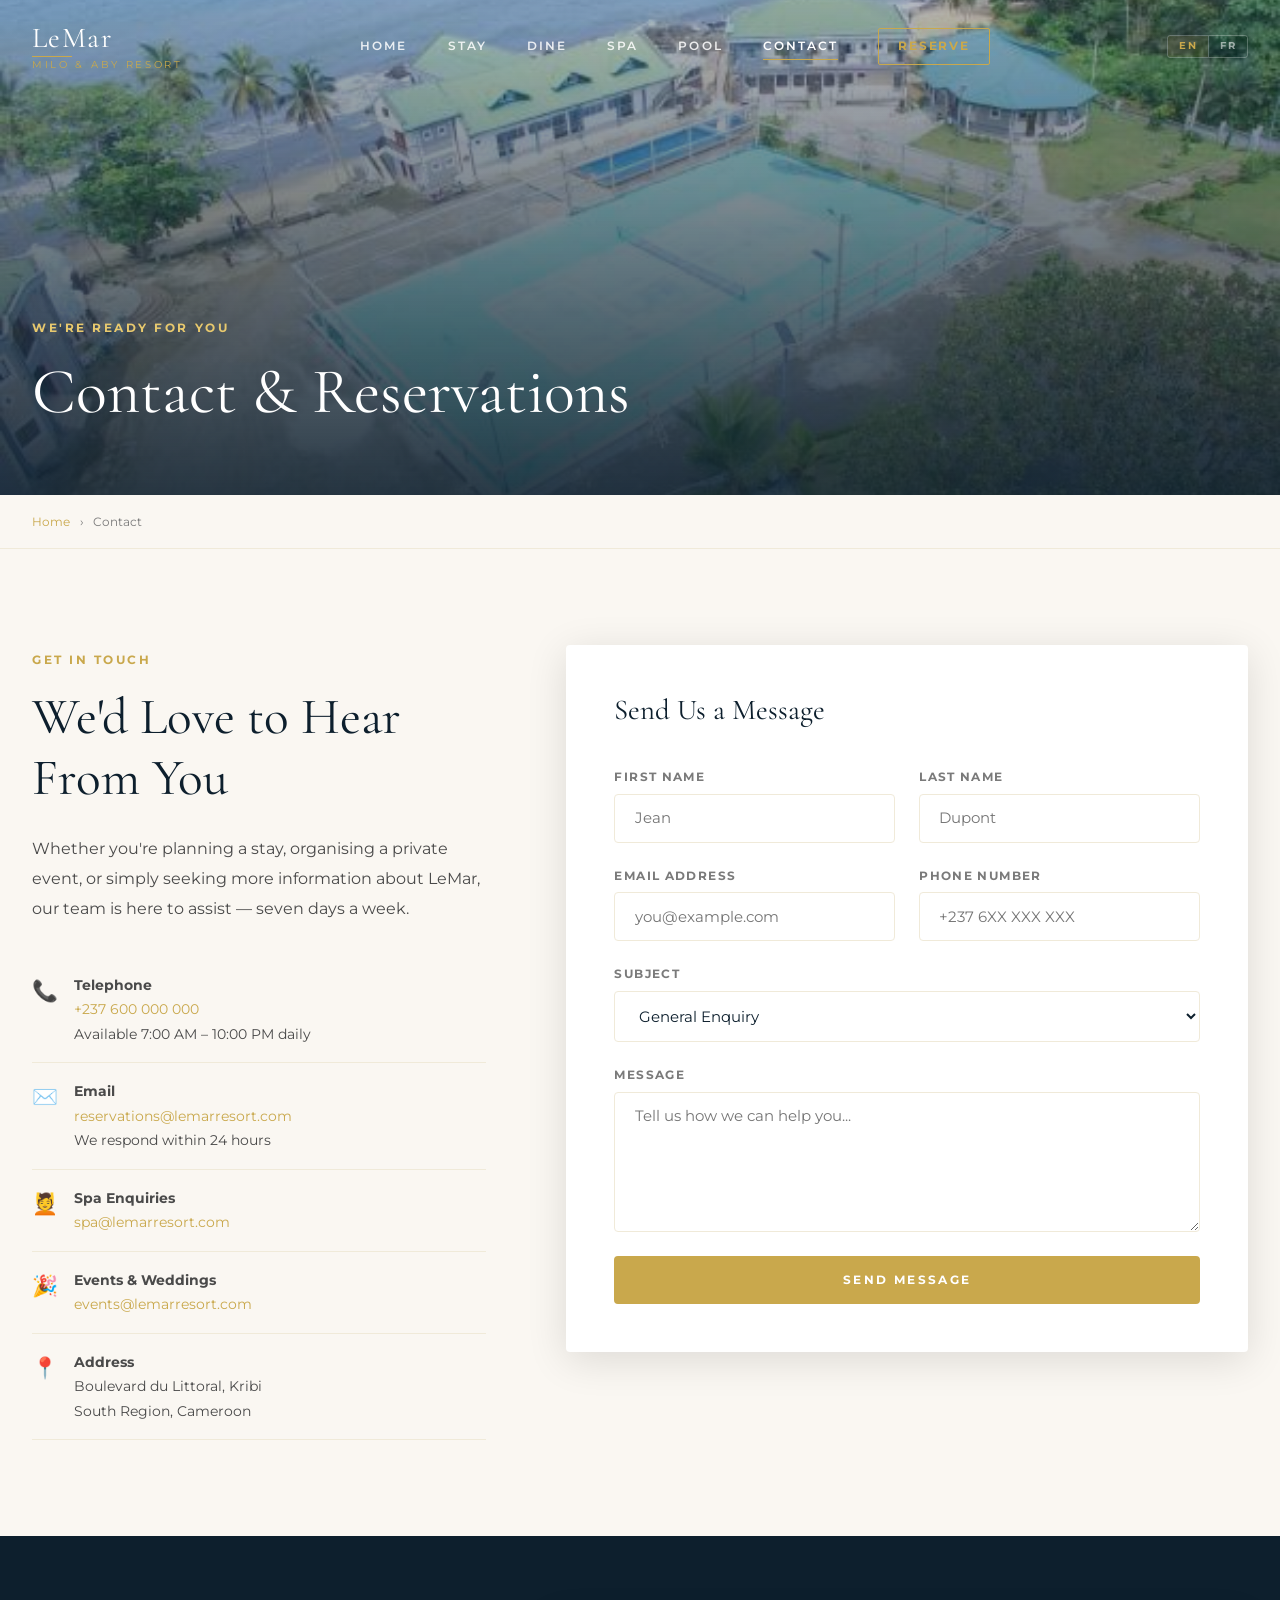
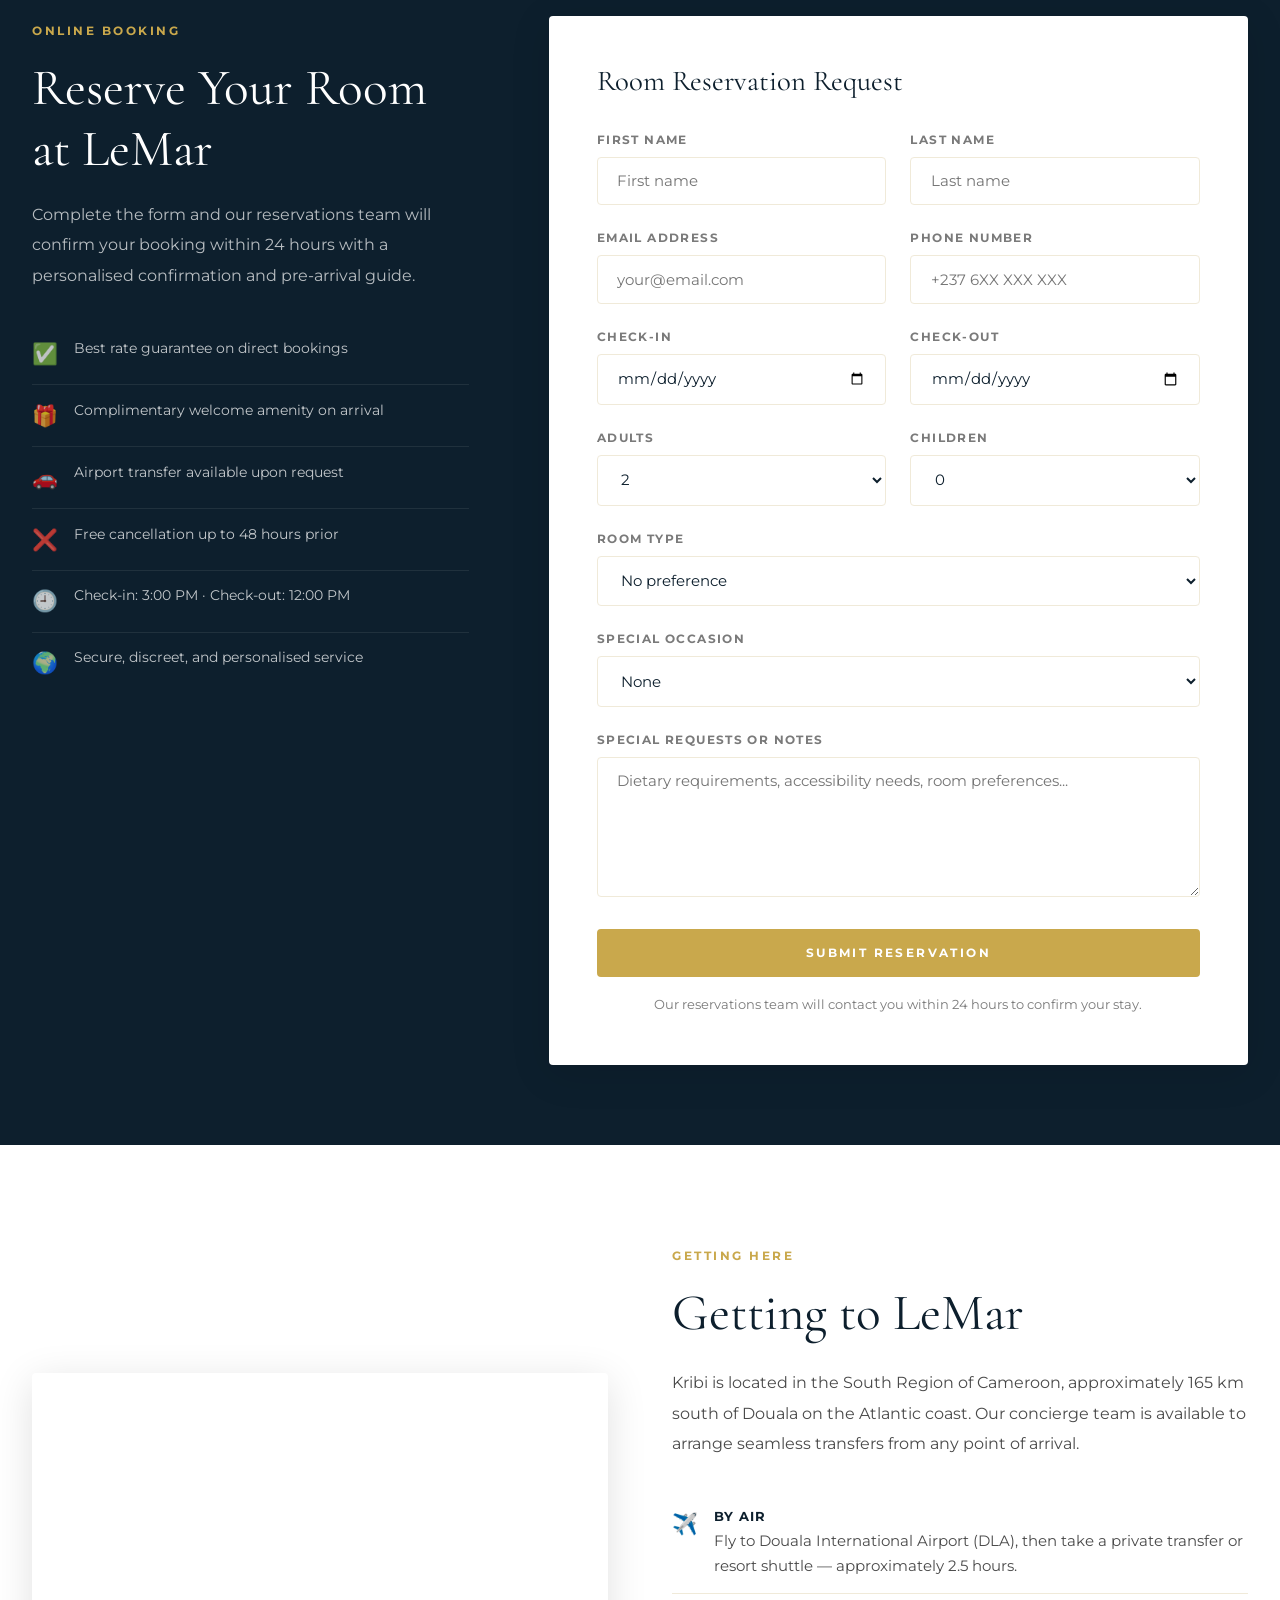
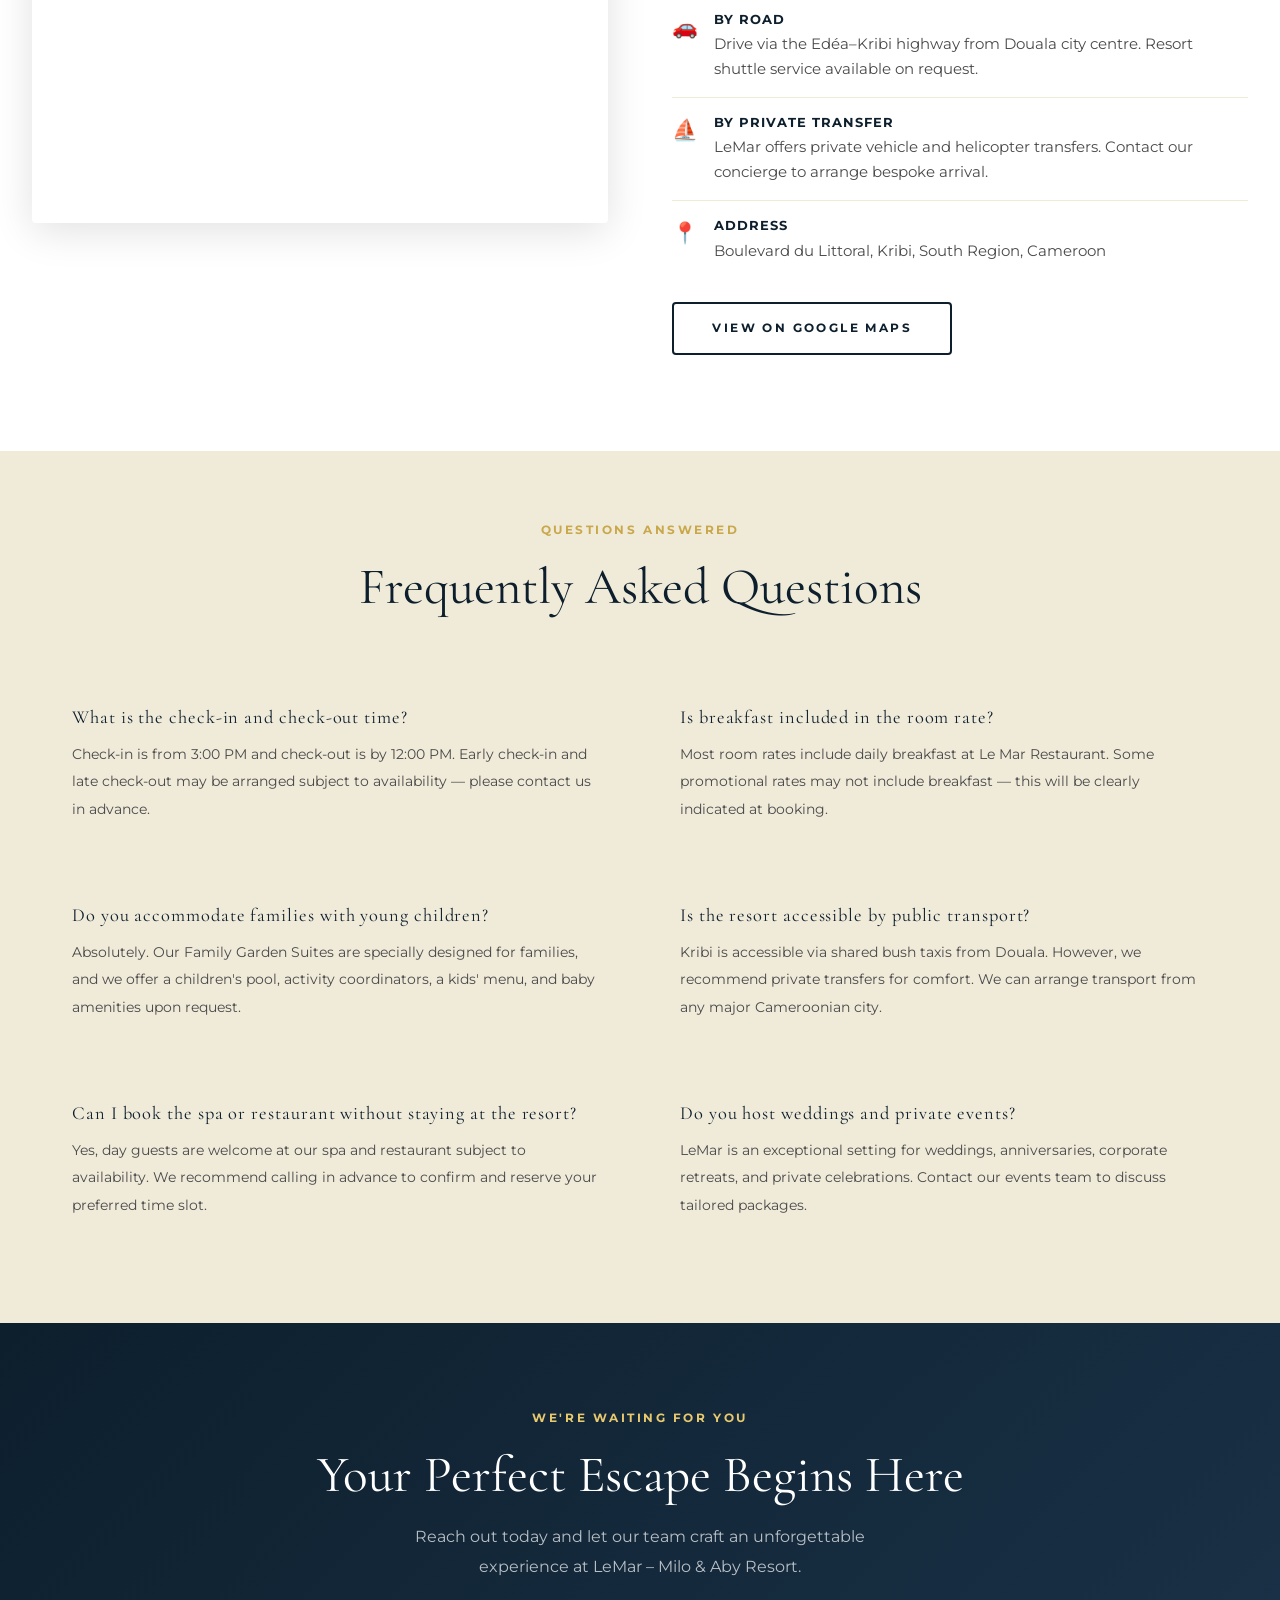
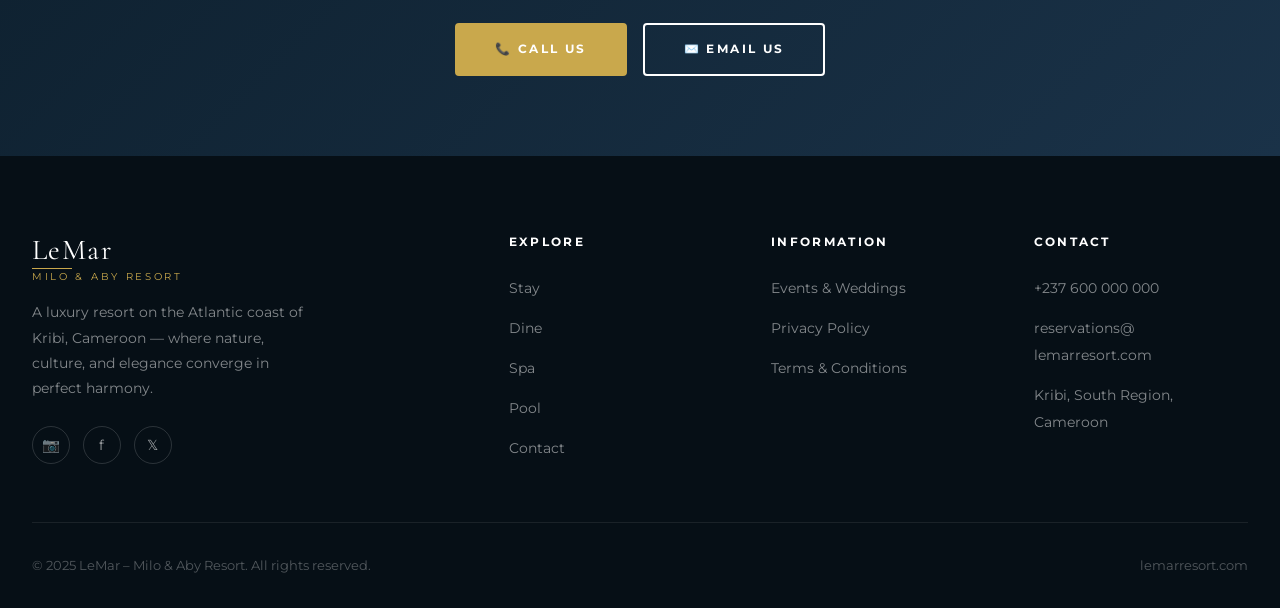
<file: pages/contact.html>
<!DOCTYPE html>
<html lang="en">
<head>
  <meta charset="UTF-8" />
  <meta name="viewport" content="width=device-width, initial-scale=1.0" />
  <meta name="description" content="Contact LeMar – Milo &amp; Aby Resort in Kribi, Cameroon. Make a reservation, enquire about packages, or get directions to our resort." />
  <title>Contact &amp; Reservations | LeMar – Milo &amp; Aby Resort | Kribi, Cameroon</title>
  <link rel="stylesheet" href="../css/styles.css" />
  <link rel="icon" type="image/svg+xml" href="data:image/svg+xml,<svg xmlns='http://www.w3.org/2000/svg' viewBox='0 0 32 32'><rect width='32' height='32' fill='%230d1f2d'/><text y='22' x='4' font-size='18' fill='%23c9a84c' font-family='serif'>L</text></svg>" />
  <style>
    .booking-section { background: var(--navy); padding: 5rem 0; }
    .booking-form-grid { display: grid; grid-template-columns: 1fr 1.6fr; gap: 5rem; align-items: start; }
    .booking-sidebar h2 { color: var(--white); margin-bottom: 1.2rem; }
    .booking-sidebar p { color: rgba(255,255,255,0.7); margin-bottom: 2rem; }
    .booking-highlights li {
      display: flex;
      gap: 1rem;
      align-items: flex-start;
      padding: 0.8rem 0;
      border-bottom: 1px solid rgba(255,255,255,0.08);
      color: rgba(255,255,255,0.75);
      font-size: 0.9rem;
    }
    .booking-highlights li:last-child { border-bottom: none; }
    .booking-highlights .bh-icon { font-size: 1.3rem; flex-shrink: 0; }
    .booking-form-wrap {
      background: var(--white);
      border-radius: var(--radius);
      padding: 3rem;
      box-shadow: var(--shadow);
    }
    .booking-form-wrap h3 { font-family: var(--font-serif); font-size: 1.8rem; color: var(--navy); margin-bottom: 2rem; }
    .form-row { display: grid; grid-template-columns: 1fr 1fr; gap: 1.5rem; }
    .form-row.single { grid-template-columns: 1fr; }
    .faq-grid { display: grid; grid-template-columns: 1fr 1fr; gap: 0; }
    .faq-item { padding: 2.5rem; border-bottom: 1px solid var(--cream-dark); border-right: 1px solid var(--cream-dark); }
    .faq-item:nth-child(even) { border-right: none; }
    .faq-item:nth-last-child(-n+2) { border-bottom: none; }
    .faq-item h4 { font-family: var(--font-serif); font-size: 1.15rem; color: var(--navy); margin-bottom: 0.8rem; }
    .faq-item p { font-size: 0.9rem; }
    @media (max-width: 900px) {
      .booking-form-grid { grid-template-columns: 1fr; }
      .contact-grid { grid-template-columns: 1fr !important; }
      .form-row { grid-template-columns: 1fr; }
      .faq-grid { grid-template-columns: 1fr; }
      .faq-item { border-right: none !important; }
      .booking-form-wrap { padding: 2rem 1.5rem; }
    }
  </style>
</head>
<body>

  <!-- HEADER -->
  <header id="header">
    <div class="container header-inner">
      <a href="../index.html" class="logo">
        <span class="logo-main">LeMar</span>
        <div class="logo-divider"></div>
        <span class="logo-sub" data-i18n="logo.sub">Milo &amp; Aby Resort</span>
      </a>
      <nav id="mainNav">
        <a href="../index.html" data-i18n="nav.home">Home</a>
        <a href="accommodations.html" data-i18n="nav.stay">Stay</a>
        <a href="restaurant.html" data-i18n="nav.dine">Dine</a>
        <a href="spa.html" data-i18n="nav.spa">Spa</a>
        <a href="pool.html" data-i18n="nav.pool">Pool</a>
        <a href="contact.html" class="active" data-i18n="nav.contact">Contact</a>
        <a href="#booking" class="nav-book" data-i18n="nav.reserve">Reserve</a>
      </nav>
      <div class="lang-switcher">
        <button class="lang-btn" data-lang="en">EN</button>
        <button class="lang-btn" data-lang="fr">FR</button>
      </div>
      <button class="nav-toggle" aria-label="Toggle navigation">
        <span></span><span></span><span></span>
      </button>
    </div>
  </header>

  <!-- PAGE HERO -->
  <section class="page-hero">
    <div class="hero-bg">
      <img src="../view 1.jpg" alt="LeMar Resort – Kribi, Cameroon" loading="eager" onerror="this.src='https://images.unsplash.com/photo-1501117716987-c8c394bb29df?w=1920&q=85'" />
    </div>
    <div class="hero-overlay"></div>
    <div class="page-hero-content container">
      <span class="eyebrow" data-i18n="cont.eyebrow">We're Ready for You</span>
      <h1 data-i18n="cont.h1">Contact &amp; Reservations</h1>
    </div>
  </section>

  <!-- BREADCRUMB -->
  <div class="breadcrumb">
    <div class="container breadcrumb-inner">
      <a href="../index.html" data-i18n="nav.home">Home</a>
      <span class="breadcrumb-sep">›</span>
      <span data-i18n="nav.contact">Contact</span>
    </div>
  </div>

  <!-- CONTACT INFO -->
  <section class="section" style="background:var(--cream);">
    <div class="container">
      <div class="contact-grid">
        <div class="contact-info fade-up">
          <span class="eyebrow" data-i18n="cont.info.ey">Get in Touch</span>
          <h2 data-i18n="cont.info.h2">We'd Love to Hear From You</h2>
          <p data-i18n="cont.info.p">Whether you're planning a stay, organising a private event, or simply seeking more information about LeMar, our team is here to assist — seven days a week.</p>
          <ul class="contact-details">
            <li>
              <span class="contact-icon">📞</span>
              <div>
                <strong data-i18n="cont.phone">Phone</strong><br>
                <a href="tel:+237600000000" style="color:var(--gold);">+237 600 000 000</a><br>
                <span data-i18n="cont.phone.hours">Available 7:00 AM – 10:00 PM daily</span>
              </div>
            </li>
            <li>
              <span class="contact-icon">✉️</span>
              <div>
                <strong data-i18n="cont.email">Email</strong><br>
                <a href="mailto:reservations@lemarresort.com" style="color:var(--gold);">reservations@lemarresort.com</a><br>
                <span data-i18n="cont.email.resp">We respond within 4 business hours</span>
              </div>
            </li>
            <li>
              <span class="contact-icon">💆</span>
              <div>
                <strong data-i18n="cont.spa_enq">Spa Enquiries</strong><br>
                <a href="mailto:spa@lemarresort.com" style="color:var(--gold);">spa@lemarresort.com</a>
              </div>
            </li>
            <li>
              <span class="contact-icon">🎉</span>
              <div>
                <strong data-i18n="cont.events">Events &amp; Weddings</strong><br>
                <a href="mailto:events@lemarresort.com" style="color:var(--gold);">events@lemarresort.com</a>
              </div>
            </li>
            <li>
              <span class="contact-icon">📍</span>
              <div>
                <strong data-i18n="loc.addr.label">Address</strong><br>
                Boulevard du Littoral, Kribi<br>
                South Region, Cameroon
              </div>
            </li>
          </ul>
        </div>
        <div class="fade-up">
          <form class="form-grid" id="contactForm" style="background:var(--white); padding:3rem; border-radius:var(--radius); box-shadow:var(--shadow);">
            <h3 style="grid-column:1/-1; font-family:var(--font-serif); font-size:1.8rem; color:var(--navy); margin-bottom:1rem;" data-i18n="cont.form.h3">Send Us a Message</h3>
            <div class="form-group">
              <label for="firstName" data-i18n="form.fname">First Name</label>
              <input type="text" id="firstName" name="firstName" placeholder="Jean" required />
            </div>
            <div class="form-group">
              <label for="lastName" data-i18n="form.lname">Last Name</label>
              <input type="text" id="lastName" name="lastName" placeholder="Dupont" required />
            </div>
            <div class="form-group">
              <label for="email" data-i18n="form.email">Email Address</label>
              <input type="email" id="email" name="email" placeholder="you@example.com" required />
            </div>
            <div class="form-group">
              <label for="phone" data-i18n="form.phone">Phone Number</label>
              <input type="tel" id="phone" name="phone" placeholder="+237 6XX XXX XXX" />
            </div>
            <div class="form-group form-full">
              <label for="subject" data-i18n="form.subject">Subject</label>
              <select id="subject" name="subject">
                <option data-i18n="form.subj.general">General Enquiry</option>
                <option data-i18n="form.subj.room">Room Reservation</option>
                <option data-i18n="form.subj.rest">Restaurant Reservation</option>
                <option data-i18n="form.subj.spa">Spa Booking</option>
                <option data-i18n="form.subj.event">Event / Wedding</option>
                <option data-i18n="form.subj.group">Group Booking</option>
                <option data-i18n="form.subj.other">Other</option>
              </select>
            </div>
            <div class="form-group form-full">
              <label for="message" data-i18n="form.msg">Message</label>
              <textarea id="message" name="message" data-i18n-ph="form.msg.ph" placeholder="Tell us how we can help you..." required></textarea>
            </div>
            <div class="form-full">
              <button type="submit" class="btn btn-primary" style="width:100%; justify-content:center;" data-i18n="btn.send_msg">Send Message</button>
            </div>
          </form>
        </div>
      </div>
    </div>
  </section>

  <!-- BOOKING FORM -->
  <section class="booking-section" id="booking">
    <div class="container">
      <div class="booking-form-grid">
        <div class="booking-sidebar fade-up">
          <span class="eyebrow" data-i18n="cont.book.ey">Online Booking</span>
          <h2 data-i18n="cont.book.h2">Reserve Your Room at LeMar</h2>
          <p data-i18n="cont.book.p">Complete the form and our reservations team will confirm your booking within 24 hours with a personalised confirmation and pre-arrival guide.</p>
          <ul class="booking-highlights">
            <li><span class="bh-icon">✅</span> <span data-i18n="cont.book.li1">Best rate guarantee on direct bookings</span></li>
            <li><span class="bh-icon">🎁</span> <span data-i18n="cont.book.li2">Complimentary welcome amenity on arrival</span></li>
            <li><span class="bh-icon">🚗</span> <span data-i18n="cont.book.li3">Airport transfer available upon request</span></li>
            <li><span class="bh-icon">❌</span> <span data-i18n="cont.book.li4">Free cancellation up to 48 hours prior</span></li>
            <li><span class="bh-icon">🕘</span> <span data-i18n="cont.book.li5">Check-in: 3:00 PM · Check-out: 12:00 PM</span></li>
            <li><span class="bh-icon">🌍</span> <span data-i18n="cont.book.li6">Secure, discreet, and personalised service</span></li>
          </ul>
        </div>
        <div class="booking-form-wrap fade-up">
          <h3 data-i18n="cont.resv.h3">Room Reservation Request</h3>
          <form id="reservationForm">
            <div class="form-row" style="margin-bottom:1.5rem;">
              <div class="form-group">
                <label for="res-firstname" data-i18n="form.fname">First Name *</label>
                <input type="text" id="res-firstname" required placeholder="First name" />
              </div>
              <div class="form-group">
                <label for="res-lastname" data-i18n="form.lname">Last Name *</label>
                <input type="text" id="res-lastname" required placeholder="Last name" />
              </div>
            </div>
            <div class="form-row" style="margin-bottom:1.5rem;">
              <div class="form-group">
                <label for="res-email" data-i18n="form.email">Email *</label>
                <input type="email" id="res-email" required placeholder="your@email.com" />
              </div>
              <div class="form-group">
                <label for="res-phone" data-i18n="form.phone">Phone</label>
                <input type="tel" id="res-phone" placeholder="+237 6XX XXX XXX" />
              </div>
            </div>
            <div class="form-row" style="margin-bottom:1.5rem;">
              <div class="form-group">
                <label for="res-checkin" data-i18n="book.checkin">Check-In Date *</label>
                <input type="date" id="res-checkin" required />
              </div>
              <div class="form-group">
                <label for="res-checkout" data-i18n="book.checkout">Check-Out Date *</label>
                <input type="date" id="res-checkout" required />
              </div>
            </div>
            <div class="form-row" style="margin-bottom:1.5rem;">
              <div class="form-group">
                <label for="res-adults" data-i18n="form.adults">Adults</label>
                <select id="res-adults">
                  <option>1</option><option selected>2</option><option>3</option><option>4</option><option>5+</option>
                </select>
              </div>
              <div class="form-group">
                <label for="res-children" data-i18n="form.children">Children</label>
                <select id="res-children">
                  <option selected>0</option><option>1</option><option>2</option><option>3</option><option>4+</option>
                </select>
              </div>
            </div>
            <div class="form-row single" style="margin-bottom:1.5rem;">
              <div class="form-group">
                <label for="res-room" data-i18n="book.roomtype">Preferred Room Type</label>
                <select id="res-room">
                  <option data-i18n="cont.resv.nopref">No preference</option>
                  <option data-i18n="rooms.r1.h3">Deluxe Ocean Room</option>
                  <option data-i18n="accom.r3.h2">Junior Suite</option>
                  <option data-i18n="rooms.r2.h3">Family Garden Suite</option>
                  <option data-i18n="rooms.r3.h3">Presidential Suite</option>
                </select>
              </div>
            </div>
            <div class="form-row single" style="margin-bottom:1.5rem;">
              <div class="form-group">
                <label for="res-occasion" data-i18n="form.occasion">Special Occasion</label>
                <select id="res-occasion">
                  <option data-i18n="form.occ.none">None</option>
                  <option data-i18n="form.occ.honey">Honeymoon / Anniversary</option>
                  <option data-i18n="form.occ.bday">Birthday</option>
                  <option data-i18n="form.occ.family">Family Reunion</option>
                  <option data-i18n="form.occ.biz">Business Trip</option>
                  <option data-i18n="form.occ.wellness">Wellness Retreat</option>
                </select>
              </div>
            </div>
            <div class="form-row single" style="margin-bottom:2rem;">
              <div class="form-group">
                <label for="res-requests" data-i18n="form.special_req">Special Requests or Notes</label>
                <textarea id="res-requests" rows="4" data-i18n-ph="form.req.ph" placeholder="Dietary requirements, accessibility needs, room preferences..."></textarea>
              </div>
            </div>
            <button type="submit" class="btn btn-primary" style="width:100%;" data-i18n="btn.submit_resv">Submit Reservation Request</button>
            <p style="font-size:0.8rem; color:var(--text-light); margin-top:1rem; text-align:center;" data-i18n="cont.resv.note">Our reservations team will contact you within 24 hours to confirm your stay.</p>
          </form>
        </div>
      </div>
    </div>
  </section>

  <!-- MAP & DIRECTIONS -->
  <section class="section" style="background:var(--white);">
    <div class="container location-grid">
      <div class="location-map fade-up">
        <iframe
          src="https://www.openstreetmap.org/export/embed.html?bbox=9.8%2C2.85%2C10.0%2C3.05&layer=mapnik&marker=2.9386%2C9.9070"
          title="LeMar Resort – Kribi, Cameroon"
          loading="lazy"
          allowfullscreen
        ></iframe>
      </div>
      <div class="location-details fade-up">
        <span class="eyebrow" data-i18n="loc.eyebrow">How to Reach Us</span>
        <h2 data-i18n="cont.loc.h2">Getting to LeMar</h2>
        <p data-i18n="cont.loc.p">Kribi is located in the South Region of Cameroon, approximately 165 km south of Douala on the Atlantic coast. Our concierge team is available to arrange seamless transfers from any point of arrival.</p>
        <ul class="location-list">
          <li>
            <span class="loc-icon">✈️</span>
            <div>
              <span class="loc-label" data-i18n="loc.air.label">By Air</span>
              <span data-i18n="cont.loc.air">Fly into Douala International Airport (DLA). Private airport transfers to LeMar take approximately 2.5 hours. Contact us to arrange your transfer in advance.</span>
            </div>
          </li>
          <li>
            <span class="loc-icon">🚗</span>
            <div>
              <span class="loc-label" data-i18n="loc.road.label">By Road</span>
              <span data-i18n="cont.loc.road">Take the RN7 highway from Douala to Edéa, then continue south on RN3 to Kribi. Resort shuttle departures from Douala available daily at 9:00 AM and 3:00 PM.</span>
            </div>
          </li>
          <li>
            <span class="loc-icon">⛵</span>
            <div>
              <span class="loc-label" data-i18n="cont.loc.priv_label">By Private Transfer</span>
              <span data-i18n="cont.loc.priv">We coordinate private vehicle and boat transfers. Contact our concierge at least 48 hours in advance for bespoke arrangements.</span>
            </div>
          </li>
          <li>
            <span class="loc-icon">📍</span>
            <div>
              <span class="loc-label" data-i18n="loc.addr.label">Our Address</span>
              <span data-i18n="loc.addr.desc">Boulevard du Littoral, Kribi, South Region, Cameroon</span>
            </div>
          </li>
        </ul>
        <a href="https://maps.google.com/?q=Kribi,Cameroon" target="_blank" rel="noopener" class="btn btn-outline-dark" style="margin-top:1.5rem;" data-i18n="btn.google_maps">Open in Google Maps</a>
      </div>
    </div>
  </section>

  <!-- FAQ -->
  <section class="section-sm" style="background:var(--cream-dark);">
    <div class="container">
      <div class="text-center fade-up" style="margin-bottom:3rem;">
        <span class="eyebrow" data-i18n="faq.eyebrow">Questions Answered</span>
        <h2 data-i18n="faq.h2">Frequently Asked Questions</h2>
      </div>
      <div class="faq-grid">
        <div class="faq-item fade-up">
          <h4>What is the check-in and check-out time?</h4>
          <p>Check-in is from 3:00 PM and check-out is by 12:00 PM. Early check-in and late check-out may be arranged subject to availability — please contact us in advance.</p>
        </div>
        <div class="faq-item fade-up">
          <h4>Is breakfast included in the room rate?</h4>
          <p>Most room rates include daily breakfast at Le Mar Restaurant. Some promotional rates may not include breakfast — this will be clearly indicated at booking.</p>
        </div>
        <div class="faq-item fade-up">
          <h4>Do you accommodate families with young children?</h4>
          <p>Absolutely. Our Family Garden Suites are specially designed for families, and we offer a children's pool, activity coordinators, a kids' menu, and baby amenities upon request.</p>
        </div>
        <div class="faq-item fade-up">
          <h4>Is the resort accessible by public transport?</h4>
          <p>Kribi is accessible via shared bush taxis from Douala. However, we recommend private transfers for comfort. We can arrange transport from any major Cameroonian city.</p>
        </div>
        <div class="faq-item fade-up">
          <h4>Can I book the spa or restaurant without staying at the resort?</h4>
          <p>Yes, day guests are welcome at our spa and restaurant subject to availability. We recommend calling in advance to confirm and reserve your preferred time slot.</p>
        </div>
        <div class="faq-item fade-up">
          <h4>Do you host weddings and private events?</h4>
          <p>LeMar is an exceptional setting for weddings, anniversaries, corporate retreats, and private celebrations. Contact our events team to discuss tailored packages.</p>
        </div>
      </div>
    </div>
  </section>

  <!-- CTA -->
  <section class="cta-banner">
    <div class="container">
      <span class="eyebrow" style="color:var(--gold-light);" data-i18n="cont.cta.ey">We're Waiting for You</span>
      <h2 data-i18n="cont.cta.h2">Your Perfect Escape Begins Here</h2>
      <p data-i18n="cont.cta.p">Reach out today and let our team craft an unforgettable experience at LeMar – Milo &amp; Aby Resort.</p>
      <div style="display:flex; gap:1rem; justify-content:center; flex-wrap:wrap;">
        <a href="tel:+237600000000" class="btn btn-primary" data-i18n="btn.call_us">📞 Call Us</a>
        <a href="mailto:reservations@lemarresort.com" class="btn btn-outline" data-i18n="btn.email_us">✉️ Email Us</a>
      </div>
    </div>
  </section>

  <!-- FOOTER -->
  <footer>
    <div class="container">
      <div class="footer-grid">
        <div class="footer-brand">
          <a href="../index.html" class="logo">
            <span class="logo-main">LeMar</span>
            <div class="logo-divider"></div>
            <span class="logo-sub">Milo &amp; Aby Resort</span>
          </a>
          <p data-i18n="footer.tagline">A luxury resort on the Atlantic coast of Kribi, Cameroon — where nature, culture, and elegance converge in perfect harmony.</p>
          <div class="footer-social">
            <a href="#" class="social-link">📷</a>
            <a href="#" class="social-link">f</a>
            <a href="#" class="social-link">𝕏</a>
          </div>
        </div>
        <div class="footer-col"><h4 data-i18n="footer.explore">Explore</h4><ul>
          <li><a href="accommodations.html" data-i18n="nav.stay">Rooms &amp; Suites</a></li>
          <li><a href="restaurant.html" data-i18n="nav.dine">Restaurant</a></li>
          <li><a href="spa.html" data-i18n="nav.spa">Spa</a></li>
          <li><a href="pool.html" data-i18n="nav.pool">Pool</a></li>
          <li><a href="contact.html" data-i18n="nav.contact">Contact</a></li>
        </ul></div>
        <div class="footer-col"><h4 data-i18n="footer.info">Information</h4><ul>
          <li><a href="#" data-i18n="footer.events">Events &amp; Weddings</a></li>
          <li><a href="#" data-i18n="footer.privacy">Privacy Policy</a></li>
          <li><a href="#" data-i18n="footer.terms">Terms of Use</a></li>
        </ul></div>
        <div class="footer-col"><h4 data-i18n="footer.contact">Contact</h4><ul>
          <li><a href="tel:+237600000000">+237 600 000 000</a></li>
          <li><a href="mailto:reservations@lemarresort.com">reservations@<br>lemarresort.com</a></li>
          <li><a href="#">Kribi, South Region, Cameroon</a></li>
        </ul></div>
      </div>
      <div class="footer-bottom">
        <span data-i18n="footer.copyright">&copy; 2025 LeMar – Milo &amp; Aby Resort. All rights reserved.</span>
        <span><a href="https://www.lemarresort.com">lemarresort.com</a></span>
      </div>
    </div>
  </footer>

  <script src="../js/i18n.js"></script>
  <script src="../js/main.js"></script>
  <script>
    // Reservation form
    const resForm = document.getElementById('reservationForm');
    if (resForm) {
      const today = new Date().toISOString().split('T')[0];
      const ci = document.getElementById('res-checkin');
      const co = document.getElementById('res-checkout');
      if (ci) ci.min = today;
      if (co) co.min = today;
      if (ci && co) {
        ci.addEventListener('change', () => {
          co.min = ci.value;
          if (co.value && co.value <= ci.value) {
            const d = new Date(ci.value);
            d.setDate(d.getDate() + 1);
            co.value = d.toISOString().split('T')[0];
          }
        });
      }
      resForm.addEventListener('submit', (e) => {
        e.preventDefault();
        const btn = resForm.querySelector('button[type="submit"]');
        btn.textContent = '✅ Request Submitted!';
        btn.style.background = '#2ecc71';
        btn.style.borderColor = '#2ecc71';
        window.scrollTo({ top: 0, behavior: 'smooth' });
        setTimeout(() => {
          btn.textContent = 'Submit Reservation Request';
          btn.style.background = '';
          btn.style.borderColor = '';
          resForm.reset();
        }, 4000);
      });
    }
  </script>
</body>
</html>
</file>
<file: css/styles.css>
/* ===================================================
   LeMar - Milo & Aby Resort | Main Stylesheet
   Domain: lemarresort.com
   =================================================== */

/* --- Google Fonts Import --- */
@import url('https://fonts.googleapis.com/css2?family=Cormorant+Garamond:ital,wght@0,300;0,400;0,500;0,600;1,300;1,400&family=Montserrat:wght@300;400;500;600;700&display=swap');

/* --- CSS Variables --- */
:root {
  --gold: #c9a84c;
  --gold-light: #e8c96e;
  --gold-dark: #9e7a2a;
  --navy: #0d1f2d;
  --navy-light: #1a3248;
  --cream: #faf7f2;
  --cream-dark: #f0ead9;
  --text-dark: #1c1c1c;
  --text-mid: #4a4a4a;
  --text-light: #7a7a7a;
  --white: #ffffff;
  --font-serif: 'Cormorant Garamond', 'Georgia', serif;
  --font-sans: 'Montserrat', 'Helvetica Neue', Arial, sans-serif;
  --transition: all 0.35s ease;
  --shadow: 0 8px 40px rgba(0,0,0,0.12);
  --shadow-hover: 0 16px 60px rgba(0,0,0,0.22);
  --radius: 4px;
}

/* --- Reset & Base --- */
*, *::before, *::after { box-sizing: border-box; margin: 0; padding: 0; }
html { scroll-behavior: smooth; font-size: 16px; }
body {
  font-family: var(--font-sans);
  color: var(--text-dark);
  background: var(--cream);
  line-height: 1.7;
  overflow-x: hidden;
}
img { display: block; width: 100%; height: 100%; object-fit: cover; }
a { text-decoration: none; color: inherit; }
ul { list-style: none; }
button { cursor: pointer; border: none; background: none; font-family: inherit; }

/* --- Typography --- */
h1, h2, h3, h4, h5 {
  font-family: var(--font-serif);
  font-weight: 400;
  line-height: 1.2;
  color: var(--navy);
}
h1 { font-size: clamp(2.8rem, 6vw, 5.5rem); }
h2 { font-size: clamp(2rem, 4vw, 3.2rem); }
h3 { font-size: clamp(1.4rem, 2.5vw, 2rem); }
h4 { font-size: 1.2rem; letter-spacing: 0.05em; }
p { font-size: 1rem; color: var(--text-mid); line-height: 1.9; }

.eyebrow {
  display: inline-block;
  font-family: var(--font-sans);
  font-size: 0.72rem;
  font-weight: 700;
  letter-spacing: 0.22em;
  text-transform: uppercase;
  color: var(--gold);
  margin-bottom: 1rem;
}

/* --- Layout Utilities --- */
.container { max-width: 1280px; margin: 0 auto; padding: 0 2rem; }
.section { padding: 6rem 0; }
.section-sm { padding: 4rem 0; }
.text-center { text-align: center; }
.text-white { color: var(--white) !important; }
.text-white p { color: rgba(255,255,255,0.8); }
.text-white h1, .text-white h2, .text-white h3 { color: var(--white); }

/* --- Buttons --- */
.btn {
  display: inline-block;
  padding: 0.9rem 2.4rem;
  font-family: var(--font-sans);
  font-size: 0.75rem;
  font-weight: 700;
  letter-spacing: 0.2em;
  text-transform: uppercase;
  transition: var(--transition);
  border-radius: var(--radius);
}
.btn-primary {
  background: var(--gold);
  color: var(--white);
  border: 2px solid var(--gold);
}
.btn-primary:hover {
  background: var(--gold-dark);
  border-color: var(--gold-dark);
  transform: translateY(-2px);
  box-shadow: 0 6px 20px rgba(201,168,76,0.4);
}
.btn-outline {
  background: transparent;
  color: var(--white);
  border: 2px solid var(--white);
}
.btn-outline:hover {
  background: var(--white);
  color: var(--navy);
  transform: translateY(-2px);
}
.btn-outline-dark {
  background: transparent;
  color: var(--navy);
  border: 2px solid var(--navy);
}
.btn-outline-dark:hover {
  background: var(--navy);
  color: var(--white);
  transform: translateY(-2px);
}
.btn-gold-outline {
  background: transparent;
  color: var(--gold);
  border: 2px solid var(--gold);
}
.btn-gold-outline:hover {
  background: var(--gold);
  color: var(--white);
  transform: translateY(-2px);
}

/* ===================================================
   HEADER & NAVIGATION
   =================================================== */
#header {
  position: fixed;
  top: 0; left: 0; right: 0;
  z-index: 1000;
  transition: var(--transition);
  padding: 1.5rem 0;
}
#header.scrolled {
  background: rgba(13,31,45,0.97);
  backdrop-filter: blur(10px);
  padding: 0.9rem 0;
  box-shadow: 0 4px 30px rgba(0,0,0,0.25);
}
.header-inner {
  display: flex;
  align-items: center;
  justify-content: space-between;
}
.logo {
  display: flex;
  flex-direction: column;
  line-height: 1;
  text-decoration: none;
}
.logo-main {
  font-family: var(--font-serif);
  font-size: 1.8rem;
  color: var(--white);
  letter-spacing: 0.05em;
}
.logo-sub {
  font-family: var(--font-sans);
  font-size: 0.6rem;
  letter-spacing: 0.28em;
  text-transform: uppercase;
  color: var(--gold);
}
.logo-divider {
  width: 40px;
  height: 1px;
  background: var(--gold);
  margin: 3px 0;
}
nav { display: flex; align-items: center; gap: 2.5rem; }
nav a {
  font-size: 0.72rem;
  font-weight: 600;
  letter-spacing: 0.18em;
  text-transform: uppercase;
  color: rgba(255,255,255,0.85);
  transition: var(--transition);
  position: relative;
}
nav a::after {
  content: '';
  position: absolute;
  bottom: -4px; left: 0;
  width: 0; height: 1px;
  background: var(--gold);
  transition: width 0.3s ease;
}
nav a:hover, nav a.active { color: var(--white); }
nav a:hover::after, nav a.active::after { width: 100%; }
.nav-book {
  font-size: 0.72rem !important;
  font-weight: 700 !important;
  letter-spacing: 0.15em !important;
  color: var(--gold) !important;
  border: 1px solid var(--gold);
  padding: 0.5rem 1.2rem;
  border-radius: 2px;
}
.nav-book::after { display: none !important; }
.nav-book:hover { background: var(--gold); color: var(--white) !important; }

.nav-toggle {
  display: none;
  flex-direction: column;
  gap: 5px;
  padding: 4px;
  z-index: 1100;
}
.nav-toggle span {
  display: block;
  width: 26px;
  height: 2px;
  background: var(--white);
  transition: var(--transition);
}
.nav-toggle.open span:nth-child(1) { transform: translateY(7px) rotate(45deg); }
.nav-toggle.open span:nth-child(2) { opacity: 0; }
.nav-toggle.open span:nth-child(3) { transform: translateY(-7px) rotate(-45deg); }

/* ===================================================
   HERO
   =================================================== */
.hero {
  position: relative;
  height: 100vh;
  min-height: 700px;
  display: flex;
  align-items: flex-end;
  overflow: hidden;
}
.hero-bg {
  position: absolute;
  inset: 0;
  z-index: 0;
}
.hero-bg img {
  width: 100%; height: 100%;
  object-fit: cover;
  transform: scale(1.05);
  animation: heroZoom 12s ease-out forwards;
}
@keyframes heroZoom { to { transform: scale(1); } }

.hero-overlay {
  position: absolute;
  inset: 0;
  background: linear-gradient(to top, rgba(13,31,45,0.85) 0%, rgba(13,31,45,0.4) 40%, rgba(13,31,45,0.15) 100%);
  z-index: 1;
}
.hero-content {
  position: relative;
  z-index: 2;
  padding: 5rem 2rem;
  max-width: 1280px;
  margin: 0 auto;
  width: 100%;
}
.hero-content h1 { color: var(--white); margin-bottom: 1rem; }
.hero-content .hero-sub {
  font-family: var(--font-serif);
  font-size: 1.4rem;
  color: var(--gold-light);
  font-style: italic;
  margin-bottom: 0.8rem;
}
.hero-content p {
  font-size: 1.1rem;
  color: rgba(255,255,255,0.8);
  max-width: 560px;
  margin-bottom: 2.5rem;
}
.hero-buttons { display: flex; gap: 1rem; flex-wrap: wrap; }
.hero-scroll {
  position: absolute;
  bottom: 2.5rem;
  left: 50%;
  transform: translateX(-50%);
  z-index: 2;
  display: flex;
  flex-direction: column;
  align-items: center;
  gap: 0.5rem;
  color: rgba(255,255,255,0.6);
  font-size: 0.65rem;
  letter-spacing: 0.18em;
  text-transform: uppercase;
}
.scroll-line {
  width: 1px;
  height: 50px;
  background: linear-gradient(to bottom, rgba(255,255,255,0.5), transparent);
  animation: scrollLine 2s ease-in-out infinite;
}
@keyframes scrollLine {
  0%, 100% { opacity: 0.3; }
  50% { opacity: 1; }
}

/* ===================================================
   EXPERIENCE STRIP
   =================================================== */
.experience-strip { background: var(--navy); }
.strip-grid { display: grid; grid-template-columns: repeat(4, 1fr); }
.strip-item {
  display: flex;
  align-items: center;
  gap: 1.2rem;
  padding: 2rem 1.8rem;
  border-right: 1px solid rgba(255,255,255,0.08);
  transition: var(--transition);
}
.strip-item:last-child { border-right: none; }
.strip-item:hover { background: rgba(255,255,255,0.04); }
.strip-icon { font-size: 2rem; flex-shrink: 0; }
.strip-text strong {
  display: block;
  font-family: var(--font-serif);
  font-size: 1.1rem;
  color: var(--white);
  margin-bottom: 0.2rem;
}
.strip-text span { font-size: 0.72rem; color: rgba(255,255,255,0.5); letter-spacing: 0.08em; }

/* ===================================================
   INTRO / ABOUT
   =================================================== */
.intro-section { background: var(--cream); }
.intro-grid {
  display: grid;
  grid-template-columns: 1fr 1fr;
  gap: 5rem;
  align-items: center;
}
.intro-image-wrap { position: relative; height: 580px; }
.intro-image-main {
  width: 80%;
  height: 100%;
  border-radius: var(--radius);
  overflow: hidden;
  box-shadow: var(--shadow);
}
.intro-image-accent {
  position: absolute;
  bottom: -2rem;
  right: 0;
  width: 45%;
  height: 220px;
  border-radius: var(--radius);
  overflow: hidden;
  border: 6px solid var(--cream);
  box-shadow: var(--shadow);
}
.intro-text { padding-right: 2rem; }
.intro-text h2 { margin-bottom: 1.5rem; }
.intro-text p { margin-bottom: 1.5rem; }
.intro-stats {
  display: grid;
  grid-template-columns: repeat(3, 1fr);
  gap: 1.5rem;
  margin: 2.5rem 0;
  padding: 2rem 0;
  border-top: 1px solid var(--cream-dark);
  border-bottom: 1px solid var(--cream-dark);
}
.stat-number { font-family: var(--font-serif); font-size: 2.4rem; color: var(--gold); line-height: 1; }
.stat-label { font-size: 0.72rem; letter-spacing: 0.1em; text-transform: uppercase; color: var(--text-light); margin-top: 0.3rem; }

/* ===================================================
   AMENITIES GRID
   =================================================== */
.amenities-section { background: var(--navy); }
.amenities-header { margin-bottom: 3.5rem; }
.amenities-header h2 { color: var(--white); }
.amenities-grid {
  display: grid;
  grid-template-columns: repeat(2, 1fr);
  gap: 3px;
}
.amenity-card { position: relative; overflow: hidden; }
.amenity-card.tall { grid-row: span 2; }
.amenity-img { height: 320px; overflow: hidden; }
.amenity-card.tall .amenity-img { height: 100%; min-height: 660px; }
.amenity-img img { transition: transform 0.7s ease; }
.amenity-card:hover .amenity-img img { transform: scale(1.06); }
.amenity-info {
  position: absolute;
  bottom: 0; left: 0; right: 0;
  padding: 2rem;
  background: linear-gradient(to top, rgba(13,31,45,0.95) 0%, transparent 100%);
}
.amenity-info h3 { color: var(--white); margin-bottom: 0.4rem; }
.amenity-info p { color: rgba(255,255,255,0.7); font-size: 0.9rem; }
.amenity-link {
  display: inline-flex;
  align-items: center;
  gap: 0.5rem;
  margin-top: 1rem;
  font-size: 0.72rem;
  font-weight: 700;
  letter-spacing: 0.15em;
  text-transform: uppercase;
  color: var(--gold);
  transition: var(--transition);
}
.amenity-link:hover { gap: 0.9rem; }
.amenity-link::after { content: '→'; }

/* ===================================================
   ROOMS / ACCOMMODATIONS
   =================================================== */
.rooms-section { background: var(--cream); }
.rooms-grid {
  display: grid;
  grid-template-columns: repeat(3, 1fr);
  gap: 2rem;
  margin-top: 3rem;
}
.room-card {
  background: var(--white);
  border-radius: var(--radius);
  overflow: hidden;
  box-shadow: 0 4px 20px rgba(0,0,0,0.07);
  transition: var(--transition);
}
.room-card:hover { transform: translateY(-6px); box-shadow: var(--shadow-hover); }
.room-img { height: 260px; overflow: hidden; position: relative; }
.room-img img { transition: transform 0.7s ease; }
.room-card:hover .room-img img { transform: scale(1.07); }
.room-badge {
  position: absolute;
  top: 1.2rem; left: 1.2rem;
  background: var(--gold);
  color: var(--white);
  font-size: 0.65rem;
  font-weight: 700;
  letter-spacing: 0.18em;
  text-transform: uppercase;
  padding: 0.35rem 0.8rem;
  border-radius: 2px;
}
.room-info { padding: 1.8rem; }
.room-info h3 { margin-bottom: 0.6rem; font-size: 1.4rem; }
.room-info p { font-size: 0.9rem; margin-bottom: 1.5rem; }
.room-features { display: flex; flex-wrap: wrap; gap: 0.6rem; margin-bottom: 1.5rem; }
.room-feature {
  font-size: 0.72rem;
  color: var(--text-light);
  background: var(--cream);
  padding: 0.3rem 0.8rem;
  border-radius: 20px;
  letter-spacing: 0.05em;
}
.room-footer {
  display: flex;
  align-items: center;
  justify-content: space-between;
  padding-top: 1.2rem;
  border-top: 1px solid var(--cream-dark);
}
.room-price { font-family: var(--font-serif); font-size: 1.3rem; color: var(--navy); }
.room-price span { font-family: var(--font-sans); font-size: 0.72rem; color: var(--text-light); }

/* ===================================================
   DINING
   =================================================== */
.dining-section { background: var(--navy); overflow: hidden; }
.dining-grid { display: grid; grid-template-columns: 1fr 1fr; min-height: 640px; }
.dining-image { overflow: hidden; }
.dining-image img { height: 100%; }
.dining-content {
  display: flex;
  flex-direction: column;
  justify-content: center;
  padding: 5rem 4rem;
}
.dining-content h2 { color: var(--white); margin-bottom: 1.2rem; }
.dining-content > p { color: rgba(255,255,255,0.75); margin-bottom: 1.5rem; }
.menu-preview {
  margin: 2rem 0;
  padding: 1.8rem;
  border: 1px solid rgba(201,168,76,0.3);
  border-radius: var(--radius);
}
.menu-preview h4 {
  font-family: var(--font-sans);
  font-size: 0.68rem;
  letter-spacing: 0.2em;
  text-transform: uppercase;
  color: var(--gold);
  margin-bottom: 1.2rem;
}
.menu-item {
  display: flex;
  justify-content: space-between;
  align-items: baseline;
  padding: 0.7rem 0;
  border-bottom: 1px solid rgba(255,255,255,0.07);
  gap: 1rem;
}
.menu-item:last-child { border-bottom: none; }
.menu-item-info { flex: 1; }
.menu-item-name { color: var(--white); font-size: 0.95rem; }
.menu-item-desc { color: rgba(255,255,255,0.5); font-size: 0.78rem; font-style: italic; }
.menu-item-price { color: var(--gold); font-family: var(--font-serif); font-size: 1.1rem; flex-shrink: 0; }

/* ===================================================
   SPA
   =================================================== */
.spa-section { background: var(--cream); }
.spa-grid { display: grid; grid-template-columns: 1fr 1fr; align-items: stretch; }
.spa-image { height: 700px; overflow: hidden; }
.spa-image img { height: 100%; }
.spa-content {
  padding: 5rem 4rem;
  background: var(--cream-dark);
  display: flex;
  flex-direction: column;
  justify-content: center;
}
.spa-content h2 { margin-bottom: 1.2rem; }
.spa-content > p { margin-bottom: 2rem; }
.spa-treatments {
  display: grid;
  grid-template-columns: 1fr 1fr;
  gap: 1.2rem;
  margin: 2rem 0;
}
.treatment-item {
  padding: 1.5rem;
  background: var(--white);
  border-radius: var(--radius);
  box-shadow: 0 2px 12px rgba(0,0,0,0.06);
  transition: var(--transition);
}
.treatment-item:hover { transform: translateY(-3px); box-shadow: var(--shadow); }
.treatment-icon { font-size: 1.8rem; margin-bottom: 0.7rem; }
.treatment-item h4 { font-family: var(--font-serif); font-size: 1.05rem; margin-bottom: 0.3rem; color: var(--navy); }
.treatment-item p { font-size: 0.82rem; }

/* ===================================================
   POOL
   =================================================== */
.pool-section {
  position: relative;
  height: 85vh;
  min-height: 560px;
  display: flex;
  align-items: center;
  overflow: hidden;
}
.pool-bg { position: absolute; inset: 0; }
.pool-bg img { height: 100%; }
.pool-overlay {
  position: absolute;
  inset: 0;
  background: rgba(13,31,45,0.52);
}
.pool-content {
  position: relative;
  z-index: 2;
  max-width: 680px;
  padding: 0 2rem;
  margin: 0 auto;
  text-align: center;
  width: 100%;
}
.pool-content h2 { color: var(--white); margin-bottom: 1.2rem; }
.pool-content p { color: rgba(255,255,255,0.85); font-size: 1.1rem; margin-bottom: 2rem; }
.pool-features {
  display: flex;
  justify-content: center;
  gap: 2rem;
  flex-wrap: wrap;
  margin: 2rem 0;
}
.pool-feature {
  display: flex;
  align-items: center;
  gap: 0.6rem;
  color: rgba(255,255,255,0.8);
  font-size: 0.85rem;
}
.pool-feature span { font-size: 1.2rem; }

/* ===================================================
   GALLERY
   =================================================== */
.gallery-section { background: var(--white); }
.gallery-grid {
  display: grid;
  grid-template-columns: repeat(4, 1fr);
  grid-template-rows: 280px 280px;
  gap: 6px;
  margin-top: 3rem;
}
.gallery-item {
  overflow: hidden;
  position: relative;
  cursor: pointer;
}
.gallery-item:nth-child(1) { grid-column: 1 / 3; }
.gallery-item:nth-child(5) { grid-column: 3 / 5; }
.gallery-item img { transition: transform 0.6s ease; height: 100%; }
.gallery-item:hover img { transform: scale(1.08); }
.gallery-overlay {
  position: absolute;
  inset: 0;
  background: rgba(13,31,45,0.45);
  opacity: 0;
  transition: var(--transition);
  display: flex;
  align-items: center;
  justify-content: center;
}
.gallery-item:hover .gallery-overlay { opacity: 1; }
.gallery-overlay span { color: var(--white); font-size: 2rem; }

/* Lightbox */
.lightbox {
  position: fixed;
  inset: 0;
  z-index: 9999;
  background: rgba(0,0,0,0.95);
  display: flex;
  align-items: center;
  justify-content: center;
  opacity: 0;
  pointer-events: none;
  transition: opacity 0.3s ease;
}
.lightbox.active { opacity: 1; pointer-events: all; }
.lightbox img {
  max-width: 90vw;
  max-height: 85vh;
  object-fit: contain;
  width: auto;
  height: auto;
  border-radius: var(--radius);
}
.lightbox-close {
  position: absolute;
  top: 1.5rem; right: 2rem;
  color: var(--white);
  font-size: 2.5rem;
  cursor: pointer;
  opacity: 0.7;
  transition: var(--transition);
  line-height: 1;
}
.lightbox-close:hover { opacity: 1; transform: rotate(90deg); }
.lightbox-prev, .lightbox-next {
  position: absolute;
  top: 50%;
  transform: translateY(-50%);
  color: var(--white);
  font-size: 2.5rem;
  cursor: pointer;
  padding: 1rem;
  opacity: 0.7;
  transition: var(--transition);
}
.lightbox-prev:hover, .lightbox-next:hover { opacity: 1; }
.lightbox-prev { left: 1rem; }
.lightbox-next { right: 1rem; }

/* ===================================================
   TESTIMONIALS
   =================================================== */
.testimonials-section { background: var(--cream-dark); }
.testimonials-grid {
  display: grid;
  grid-template-columns: repeat(3, 1fr);
  gap: 2rem;
  margin-top: 3rem;
}
.testimonial-card {
  background: var(--white);
  padding: 2.5rem;
  border-radius: var(--radius);
  box-shadow: 0 4px 20px rgba(0,0,0,0.06);
}
.testimonial-quote { font-family: var(--font-serif); font-size: 4rem; color: var(--gold); line-height: 0.7; margin-bottom: 1.2rem; }
.testimonial-text { font-style: italic; font-size: 0.95rem; color: var(--text-mid); line-height: 1.8; margin-bottom: 1.5rem; }
.testimonial-stars { color: var(--gold); margin-bottom: 1rem; letter-spacing: 0.1em; }
.testimonial-author strong { display: block; font-size: 0.9rem; color: var(--navy); }
.testimonial-author span { font-size: 0.78rem; color: var(--text-light); }

/* ===================================================
   PROMOTER / ABOUT
   =================================================== */
.promoter-section { background: var(--cream); overflow: hidden; }
.promoter-grid {
  display: grid;
  grid-template-columns: 1fr 1fr;
  min-height: 680px;
  align-items: center;
}
.promoter-text {
  display: flex;
  flex-direction: column;
  justify-content: center;
  padding: 5rem 4rem;
}
.promoter-name {
  font-family: var(--font-serif);
  font-size: 2rem;
  color: var(--navy);
  margin-bottom: 0.3rem;
  line-height: 1.2;
}
.promoter-title {
  font-family: var(--font-sans);
  font-size: 0.72rem;
  letter-spacing: 0.18em;
  text-transform: uppercase;
  color: var(--gold);
  margin-bottom: 2rem;
}
.promoter-text p {
  color: var(--text-mid);
  font-size: 0.92rem;
  line-height: 1.85;
  margin-bottom: 1.1rem;
}
.promoter-text p:last-of-type { margin-bottom: 0; }
.promoter-signature {
  margin-top: 2rem;
  padding-top: 1.5rem;
  border-top: 1px solid rgba(201,168,76,0.35);
  display: flex;
  align-items: center;
  gap: 1rem;
}
.promoter-signature-line {
  width: 40px;
  height: 2px;
  background: var(--gold);
  flex-shrink: 0;
}
.promoter-signature-text {
  font-style: italic;
  font-size: 0.82rem;
  color: var(--text-light);
}
.promoter-photo-wrap {
  position: relative;
  height: 100%;
  min-height: 680px;
  overflow: hidden;
}
.promoter-photo-wrap img {
  width: 100%;
  height: 100%;
  object-fit: cover;
  object-position: center top;
  display: block;
}
.promoter-photo-accent {
  position: absolute;
  bottom: 2.5rem;
  left: -1.5rem;
  width: 90px;
  height: 90px;
  border: 3px solid var(--gold);
  border-radius: 50%;
  opacity: 0.35;
  pointer-events: none;
}

/* ===================================================
   LOCATION
   =================================================== */
.location-section { background: var(--white); }
.location-grid { display: grid; grid-template-columns: 1fr 1fr; gap: 4rem; align-items: center; }
.location-map {
  height: 450px;
  border-radius: var(--radius);
  overflow: hidden;
  box-shadow: var(--shadow);
}
.location-map iframe { width: 100%; height: 100%; border: none; }
.location-details h2 { margin-bottom: 1.5rem; }
.location-details > p { margin-bottom: 2rem; }
.location-list li {
  display: flex;
  align-items: flex-start;
  gap: 1rem;
  padding: 0.9rem 0;
  border-bottom: 1px solid var(--cream-dark);
  font-size: 0.92rem;
  color: var(--text-mid);
}
.location-list li:last-child { border-bottom: none; }
.loc-icon { font-size: 1.3rem; flex-shrink: 0; }
.loc-label { font-weight: 700; color: var(--navy); margin-bottom: 0.1rem; font-size: 0.8rem; text-transform: uppercase; letter-spacing: 0.08em; display: block; }

/* ===================================================
   CTA BANNER
   =================================================== */
.cta-banner {
  background: linear-gradient(135deg, var(--navy) 0%, var(--navy-light) 100%);
  padding: 5rem 0;
  text-align: center;
}
.cta-banner h2 { color: var(--white); margin-bottom: 1rem; }
.cta-banner p { color: rgba(255,255,255,0.7); margin-bottom: 2.5rem; max-width: 520px; margin-left: auto; margin-right: auto; }
.newsletter-form {
  display: flex;
  max-width: 480px;
  margin: 0 auto;
  border: 2px solid var(--gold);
  border-radius: var(--radius);
  overflow: hidden;
}
.newsletter-form input {
  flex: 1;
  padding: 1rem 1.5rem;
  border: none;
  background: rgba(255,255,255,0.08);
  color: var(--white);
  font-size: 0.9rem;
  font-family: var(--font-sans);
  outline: none;
}
.newsletter-form input::placeholder { color: rgba(255,255,255,0.4); }
.newsletter-form button {
  padding: 1rem 1.8rem;
  background: var(--gold);
  color: var(--white);
  font-size: 0.72rem;
  font-weight: 700;
  letter-spacing: 0.18em;
  text-transform: uppercase;
  transition: var(--transition);
}
.newsletter-form button:hover { background: var(--gold-dark); }

/* ===================================================
   BOOKING BAR
   =================================================== */
.booking-bar {
  background: var(--white);
  box-shadow: 0 -4px 30px rgba(0,0,0,0.1);
  padding: 1.2rem 0;
  position: sticky;
  bottom: 0;
  z-index: 500;
}
.booking-inner { display: flex; align-items: center; gap: 1.5rem; flex-wrap: wrap; }
.booking-field { display: flex; flex-direction: column; flex: 1; min-width: 140px; }
.booking-field label {
  font-size: 0.65rem;
  font-weight: 700;
  letter-spacing: 0.15em;
  text-transform: uppercase;
  color: var(--text-light);
  margin-bottom: 0.3rem;
}
.booking-field input, .booking-field select {
  border: none;
  border-bottom: 1px solid var(--cream-dark);
  padding: 0.4rem 0;
  font-family: var(--font-sans);
  font-size: 0.9rem;
  color: var(--navy);
  outline: none;
  background: transparent;
  transition: border-color 0.3s;
}
.booking-field input:focus, .booking-field select:focus { border-color: var(--gold); }
.booking-sep { width: 1px; height: 40px; background: var(--cream-dark); flex-shrink: 0; }

/* ===================================================
   FOOTER
   =================================================== */
footer {
  background: #060f16;
  color: rgba(255,255,255,0.6);
  padding: 5rem 0 2rem;
}
.footer-grid {
  display: grid;
  grid-template-columns: 2fr 1fr 1fr 1fr;
  gap: 3rem;
  padding-bottom: 3rem;
  border-bottom: 1px solid rgba(255,255,255,0.08);
  margin-bottom: 2rem;
}
.footer-brand .logo { margin-bottom: 1.2rem; }
.footer-brand p { font-size: 0.88rem; line-height: 1.8; color: rgba(255,255,255,0.5); max-width: 280px; }
.footer-social { display: flex; gap: 0.8rem; margin-top: 1.5rem; }
.social-link {
  width: 38px; height: 38px;
  border: 1px solid rgba(255,255,255,0.15);
  border-radius: 50%;
  display: flex;
  align-items: center;
  justify-content: center;
  font-size: 0.9rem;
  color: rgba(255,255,255,0.6);
  transition: var(--transition);
}
.social-link:hover { background: var(--gold); border-color: var(--gold); color: var(--white); }
.footer-col h4 {
  font-family: var(--font-sans);
  font-size: 0.72rem;
  font-weight: 700;
  letter-spacing: 0.2em;
  text-transform: uppercase;
  color: var(--white);
  margin-bottom: 1.5rem;
}
.footer-col li { margin-bottom: 0.8rem; }
.footer-col li a { font-size: 0.88rem; color: rgba(255,255,255,0.5); transition: var(--transition); }
.footer-col li a:hover { color: var(--gold); }
.footer-bottom {
  display: flex;
  justify-content: space-between;
  align-items: center;
  font-size: 0.8rem;
  color: rgba(255,255,255,0.3);
  flex-wrap: wrap;
  gap: 1rem;
}
.footer-bottom a { color: rgba(255,255,255,0.3); transition: var(--transition); }
.footer-bottom a:hover { color: var(--gold); }
.footer-gold { color: var(--gold); }

/* ===================================================
   PAGE HERO (inner pages)
   =================================================== */
.page-hero {
  position: relative;
  height: 55vh;
  min-height: 400px;
  display: flex;
  align-items: flex-end;
  overflow: hidden;
}
.page-hero .hero-overlay {
  background: linear-gradient(to top, rgba(13,31,45,0.88) 0%, rgba(13,31,45,0.3) 100%);
}
.page-hero-content {
  position: relative;
  z-index: 2;
  padding: 4rem 2rem;
  max-width: 1280px;
  margin: 0 auto;
  width: 100%;
}
.page-hero-content .eyebrow { color: var(--gold-light); }
.page-hero-content h1 { color: var(--white); font-size: clamp(2.4rem, 5vw, 4rem); }

/* ===================================================
   BREADCRUMB
   =================================================== */
.breadcrumb { background: var(--cream); padding: 1rem 0; border-bottom: 1px solid var(--cream-dark); }
.breadcrumb-inner {
  display: flex;
  align-items: center;
  gap: 0.6rem;
  font-size: 0.78rem;
  color: var(--text-light);
}
.breadcrumb-inner a { color: var(--gold); }
.breadcrumb-inner a:hover { text-decoration: underline; }

/* ===================================================
   CONTACT FORM
   =================================================== */
.contact-grid { display: grid; grid-template-columns: 1fr 1.5fr; gap: 5rem; align-items: start; }
.contact-info h2 { margin-bottom: 1.5rem; }
.contact-info > p { margin-bottom: 2rem; }
.contact-details li {
  display: flex;
  gap: 1rem;
  align-items: flex-start;
  padding: 1rem 0;
  border-bottom: 1px solid var(--cream-dark);
  font-size: 0.9rem;
  color: var(--text-mid);
}
.contact-icon { font-size: 1.3rem; flex-shrink: 0; color: var(--gold); }
.form-grid { display: grid; grid-template-columns: 1fr 1fr; gap: 1.5rem; }
.form-full { grid-column: 1 / -1; }
.form-group { display: flex; flex-direction: column; gap: 0.4rem; }
.form-group label {
  font-size: 0.72rem;
  font-weight: 700;
  letter-spacing: 0.12em;
  text-transform: uppercase;
  color: var(--text-light);
}
.form-group input,
.form-group textarea,
.form-group select {
  padding: 0.9rem 1.2rem;
  border: 1px solid var(--cream-dark);
  border-radius: var(--radius);
  font-family: var(--font-sans);
  font-size: 0.92rem;
  color: var(--navy);
  background: var(--white);
  transition: border-color 0.3s;
  outline: none;
}
.form-group input:focus,
.form-group textarea:focus,
.form-group select:focus { border-color: var(--gold); }
.form-group textarea { resize: vertical; min-height: 140px; }

/* ===================================================
   LANGUAGE SWITCHER
   =================================================== */
.lang-switcher {
  display: flex;
  align-items: center;
  gap: 0;
  border: 1px solid rgba(255,255,255,0.25);
  border-radius: 3px;
  overflow: hidden;
  flex-shrink: 0;
}
.lang-btn {
  padding: 0.35rem 0.7rem;
  font-size: 0.65rem;
  font-weight: 700;
  letter-spacing: 0.12em;
  text-transform: uppercase;
  color: rgba(255,255,255,0.55);
  background: transparent;
  border: none;
  cursor: pointer;
  transition: var(--transition);
  font-family: var(--font-sans);
  line-height: 1;
}
.lang-btn + .lang-btn {
  border-left: 1px solid rgba(255,255,255,0.25);
}
.lang-btn:hover { color: var(--white); background: rgba(255,255,255,0.08); }
.lang-btn.active { color: var(--gold); background: rgba(201,168,76,0.12); }

/* ===================================================
   ANIMATIONS
   =================================================== */
.fade-up {
  opacity: 0;
  transform: translateY(30px);
  transition: opacity 0.7s ease, transform 0.7s ease;
}
.fade-up.visible { opacity: 1; transform: translateY(0); }
.fade-up:nth-child(2) { transition-delay: 0.1s; }
.fade-up:nth-child(3) { transition-delay: 0.2s; }
.fade-up:nth-child(4) { transition-delay: 0.3s; }

/* ===================================================
   RESPONSIVE
   =================================================== */
@media (max-width: 1024px) {
  .intro-grid, .dining-grid, .spa-grid, .location-grid, .contact-grid, .promoter-grid { grid-template-columns: 1fr; }
  .promoter-photo-wrap { min-height: 420px; order: -1; }
  .promoter-text { padding: 3.5rem 2.5rem; }
  .rooms-grid { grid-template-columns: repeat(2, 1fr); }
  .strip-grid { grid-template-columns: repeat(2, 1fr); }
  .testimonials-grid { grid-template-columns: repeat(2, 1fr); }
  .footer-grid { grid-template-columns: 1fr 1fr; }
  .amenities-grid { grid-template-columns: 1fr; }
  .amenity-card.tall .amenity-img { min-height: 400px; }
  .gallery-grid { grid-template-columns: repeat(2, 1fr); grid-template-rows: auto; }
  .gallery-item:nth-child(1) { grid-column: auto; }
  .gallery-item:nth-child(5) { grid-column: auto; }
  .gallery-item { height: 240px; }
  .intro-image-wrap { height: 400px; }
  .spa-image { height: 450px; }
  .dining-content { padding: 3rem 2rem; }
  .spa-content { padding: 3rem 2rem; }
}

@media (max-width: 768px) {
  nav {
    display: none;
    position: fixed;
    top: 0; left: 0; right: 0; bottom: 0;
    background: var(--navy);
    flex-direction: column;
    justify-content: center;
    align-items: center;
    gap: 2rem;
    z-index: 999;
  }
  nav.open { display: flex; }
  nav a { font-size: 1.1rem; }
  .nav-toggle { display: flex; }
  .rooms-grid { grid-template-columns: 1fr; }
  .testimonials-grid { grid-template-columns: 1fr; }
  .form-grid { grid-template-columns: 1fr; }
  .strip-grid { grid-template-columns: 1fr 1fr; }
  .footer-grid { grid-template-columns: 1fr; }
  .booking-inner { flex-direction: column; align-items: stretch; }
  .booking-sep { display: none; }
  .spa-treatments { grid-template-columns: 1fr; }
}

@media (max-width: 480px) {
  .container { padding: 0 1.2rem; }
  .section { padding: 4rem 0; }
  .strip-grid { grid-template-columns: 1fr; }
  .gallery-grid { grid-template-columns: 1fr; grid-template-rows: auto; }
  .gallery-item { height: 220px; }
  h2 { font-size: 2rem; }
}
</file>
